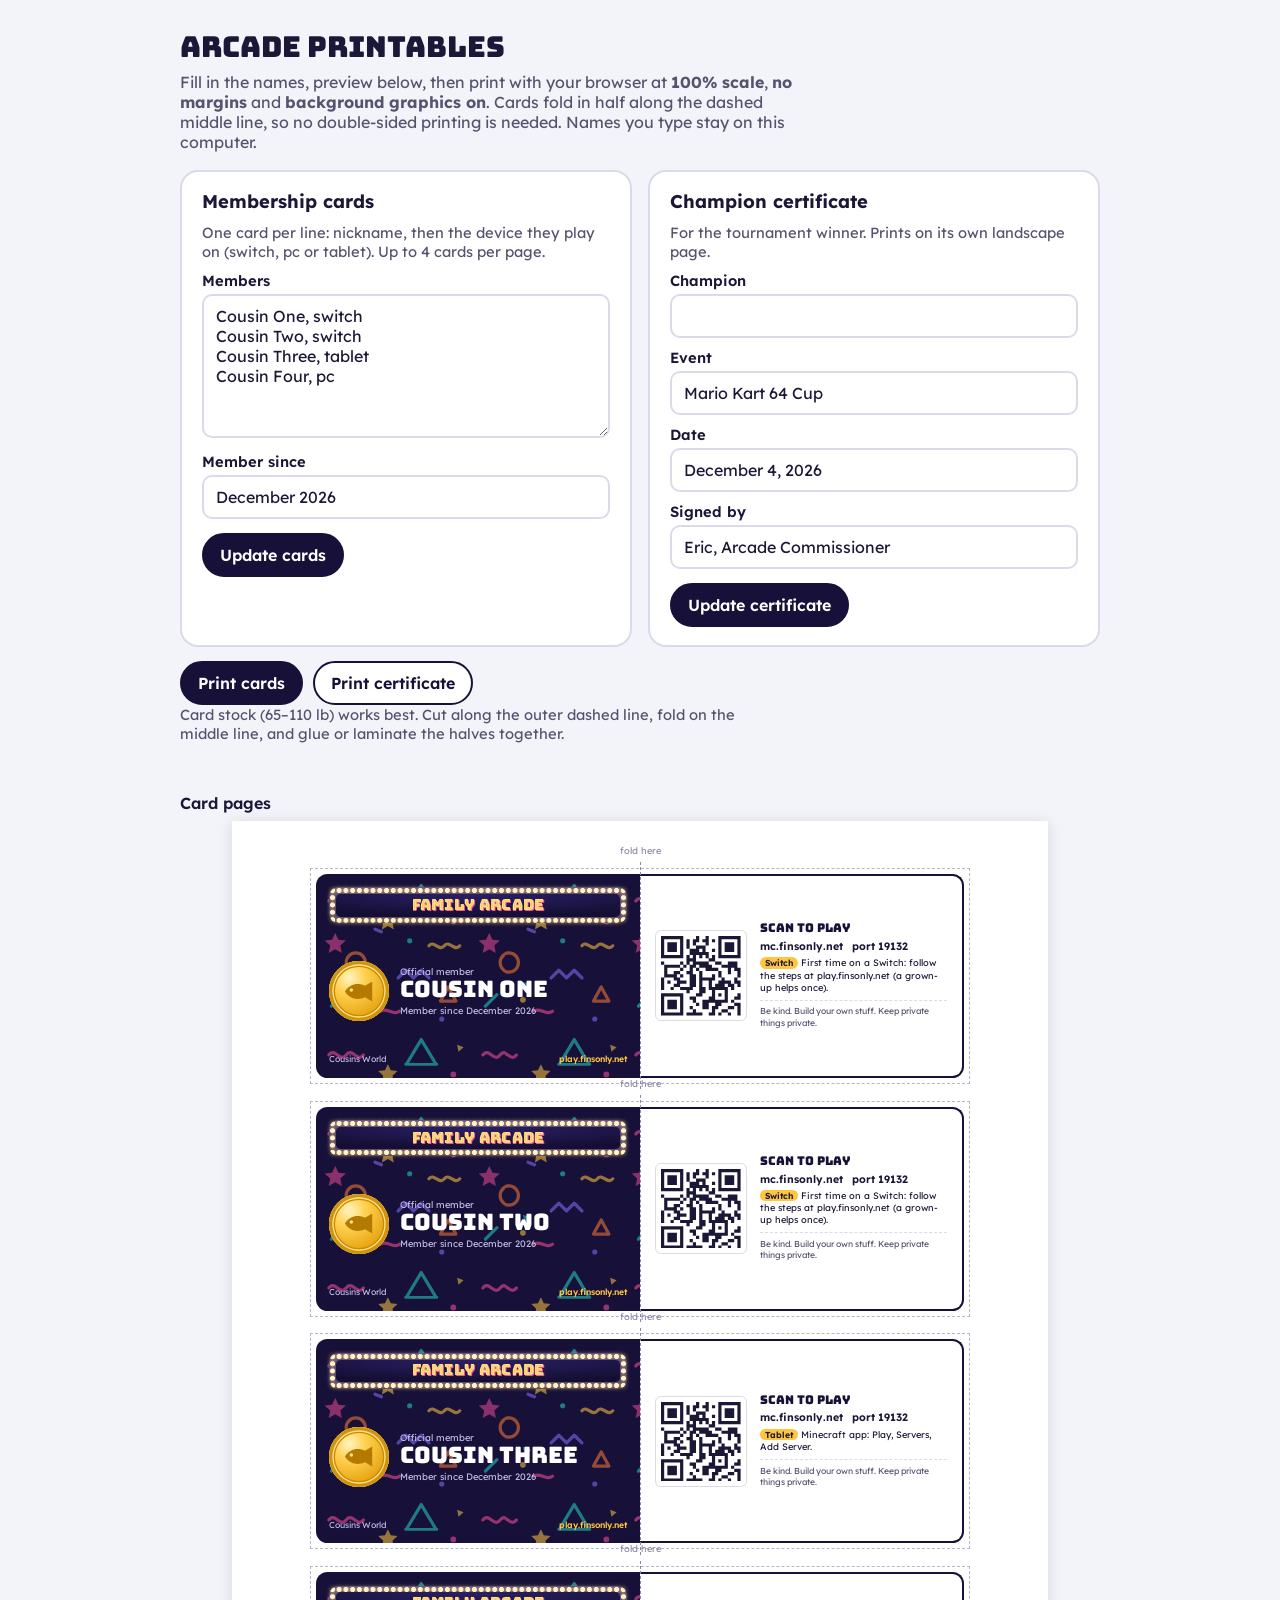
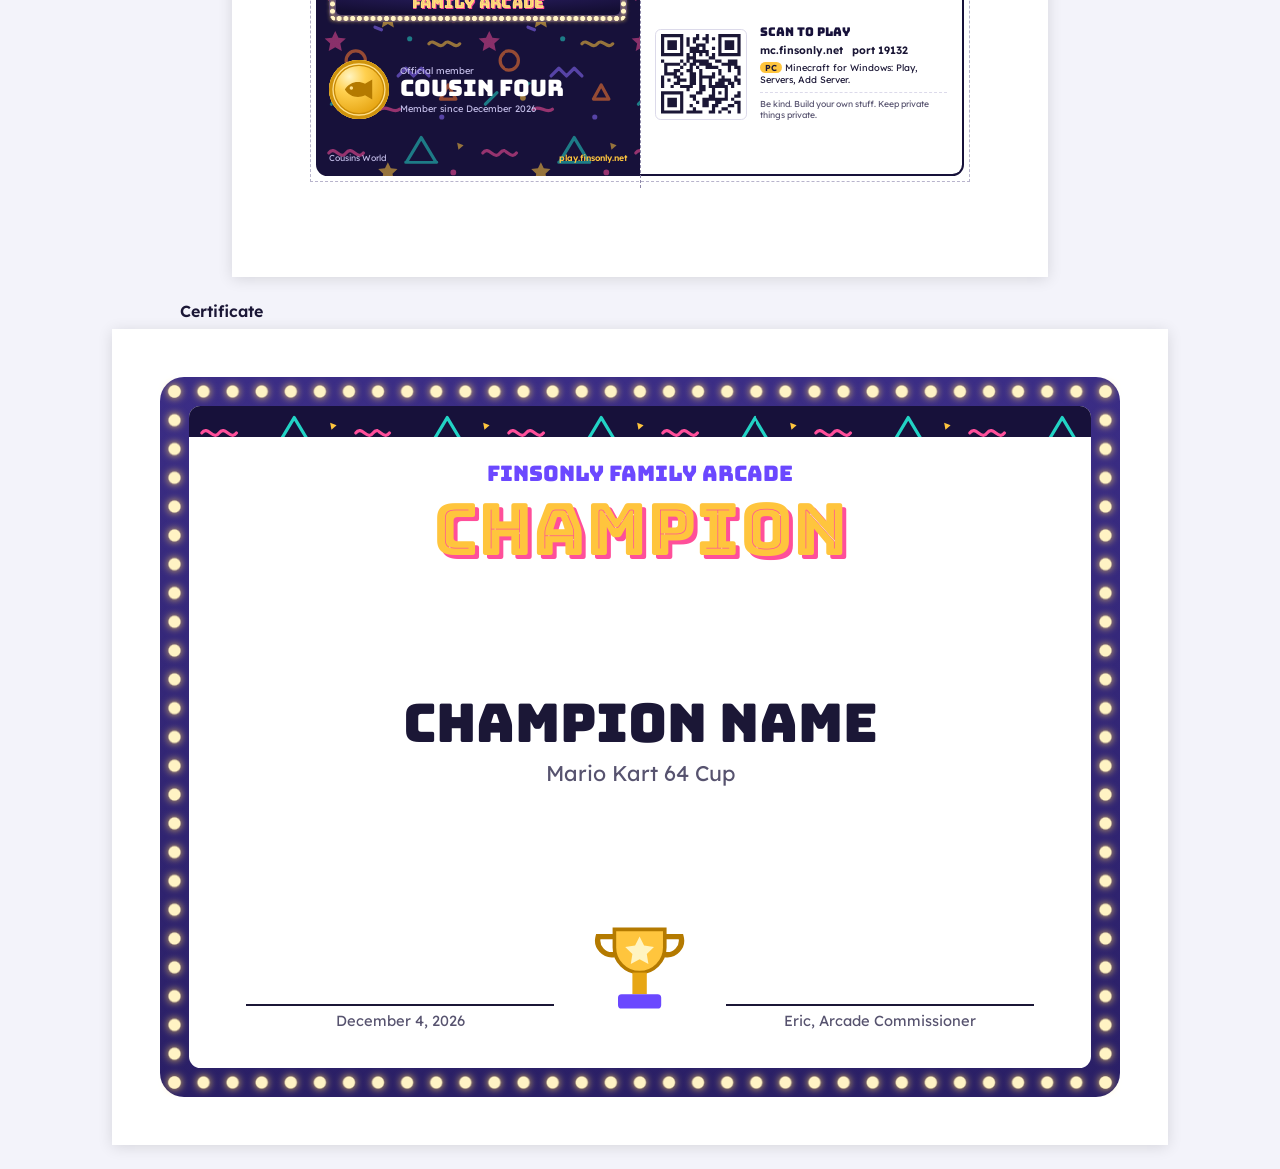
<file: printables/printables.html>
<!doctype html>
<html lang="en">
<head>
<meta charset="utf-8">
<meta name="viewport" content="width=device-width, initial-scale=1">
<title>Arcade Printables</title>
<style>
@font-face { font-family: "Bungee"; src: url("[data-uri]") format("woff2"); }
@font-face { font-family: "Bungee Inline"; src: url("[data-uri]") format("woff2"); }
@font-face { font-family: "Lexend"; src: url("[data-uri]") format("woff2"); font-weight: 100 900; }

:root {
  --carpet: #17113a; --carpet-deep: #0e0a26; --carpet-line: #3a2f7a;
  --pink: #ff4f9a; --teal: #22d3c5; --sun: #ffc53d; --orange: #ff7a2f; --grape: #6b48ff;
  --ink: #1b1736; --ink-soft: #57536f; --paper: #f3f3fa; --line: #dcdaea;
  --carpet-tile: url("data:image/svg+xml,%3Csvg xmlns=%22http://www.w3.org/2000/svg%22 width=%22240%22 height=%22240%22 viewBox=%220 0 240 240%22%3E%3Cg fill=%22none%22 stroke-width=%225%22 stroke-linecap=%22round%22 stroke-linejoin=%22round%22%3E%3Cpath d=%22M20 42c9-13 18 13 27 0s18 13 27 0%22 stroke=%22%23ff4f9a%22/%3E%3Cpath d=%22M164 18l24 40h-48z%22 stroke=%22%2322d3c5%22/%3E%3Ccircle cx=%2262%22 cy=%22138%22 r=%2215%22 stroke=%22%23ff7a2f%22/%3E%3Cpath d=%22M128 162l12-12 12 12 12-12 12 12%22 stroke=%22%238b6cff%22/%3E%3Cpath d=%22M176 112c8-10 16 10 24 0s16 10 24 0%22 stroke=%22%23ffc53d%22/%3E%3Cpath d=%22M24 206l18-18%22 stroke=%22%2322d3c5%22/%3E%3Cpath d=%22M100 214c10-8 20 8 30 0%22 stroke=%22%23ff4f9a%22/%3E%3Cpath d=%22M206 176l12 22-24 0z%22 stroke=%22%23ff7a2f%22/%3E%3Cpath d=%22M92 86l10 4%22 stroke=%22%238b6cff%22/%3E%3C/g%3E%3Cpath d=%22M112 58l4.5 9.5 10.5 1.2-7.8 7.2 2.1 10.4-9.3-5.3-9.3 5.3 2.1-10.4-7.8-7.2 10.5-1.2z%22 fill=%22%23ffc53d%22/%3E%3Cpath d=%22M30 92l5 10.5 11.5 1.3-8.6 7.8 2.3 11.4-10.2-5.8-10.2 5.8 2.3-11.4-8.6-7.8 11.5-1.3z%22 fill=%22%23ff4f9a%22 opacity=%22.9%22/%3E%3Ccircle cx=%22214%22 cy=%2274%22 r=%224.5%22 fill=%22%23ff4f9a%22/%3E%3Ccircle cx=%2284%22 cy=%22196%22 r=%224.5%22 fill=%22%23ffc53d%22/%3E%3Ccircle cx=%22146%22 cy=%22104%22 r=%224%22 fill=%22%2322d3c5%22/%3E%3Ccircle cx=%22196%22 cy=%22226%22 r=%224%22 fill=%22%238b6cff%22/%3E%3Cpath d=%22M84 168l13 5-10 9z%22 fill=%22%2322d3c5%22/%3E%3Cpath d=%22M220 26l10 4-8 7z%22 fill=%22%23ffc53d%22/%3E%3C/svg%3E");
}
* { box-sizing: border-box; }
html { -webkit-print-color-adjust: exact; print-color-adjust: exact; }
body { margin: 0; background: var(--paper); color: var(--ink); font-family: "Lexend", system-ui, sans-serif; }

/* ---------- screen controls ---------- */
.controls { max-width: 60rem; margin: 0 auto; padding: 28px 20px 8px; }
.controls h1 { font-family: "Bungee", sans-serif; font-weight: 400; font-size: 1.8rem; margin: 0 0 6px; }
.controls > p { color: var(--ink-soft); margin: 0 0 18px; max-width: 62ch; }
.panels { display: grid; grid-template-columns: repeat(auto-fit, minmax(min(100%, 24rem), 1fr)); gap: 16px; }
.panel { background: #fff; border: 2px solid var(--line); border-radius: 18px; padding: 18px 20px; }
.panel h2 { font-size: 1.15rem; margin: 0 0 10px; }
.panel p.hint { color: var(--ink-soft); font-size: .92rem; margin: 0 0 10px; }
label { display: block; font-weight: 600; font-size: .92rem; margin: 10px 0 4px; }
textarea, input { width: 100%; font: inherit; padding: 10px 12px; border: 2px solid var(--line); border-radius: 10px; background: #fff; color: var(--ink); }
textarea { min-height: 9rem; resize: vertical; }
.actions { display: flex; flex-wrap: wrap; gap: 10px; margin-top: 14px; }
button { font: inherit; font-weight: 600; padding: 10px 16px; border-radius: 999px; border: 2px solid var(--carpet); background: var(--carpet); color: #fff; cursor: pointer; }
button.secondary { background: #fff; color: var(--carpet); }
button:focus-visible, textarea:focus-visible, input:focus-visible { outline: 3px solid var(--teal); outline-offset: 2px; }
.note { margin: 16px 0 0; color: var(--ink-soft); font-size: .92rem; }
.preview-label { max-width: 60rem; margin: 24px auto 8px; padding: 0 20px; font-weight: 600; }

/* ---------- printable sheets ---------- */
.sheet { width: 8.5in; height: 11in; margin: 0 auto 24px; background: #fff; box-shadow: 0 2px 14px rgba(0,0,0,.12); padding: .55in .875in; display: flex; flex-direction: column; gap: .3in; position: relative; }
.sheet.landscape { width: 11in; height: 8.5in; padding: .5in; }

.strip { position: relative; width: 6.75in; height: 2.125in; display: grid; grid-template-columns: 3.375in 3.375in; outline: 1px dashed #b8b4cc; outline-offset: .06in; }
.strip::after { content: ""; position: absolute; left: 3.375in; top: -.12in; bottom: -.12in; border-left: 1px dashed #8c87a8; }
.fold-tag { position: absolute; left: 3.375in; top: -.3in; transform: translateX(-50%); font-size: 7pt; color: #8c87a8; white-space: nowrap; }

.front { position: relative; overflow: hidden; border-radius: .12in 0 0 .12in; background-color: var(--carpet); background-image: linear-gradient(rgba(23,17,58,.45), rgba(23,17,58,.45)), var(--carpet-tile); background-size: auto, 1.6in 1.6in; color: #f3f1ff; padding: .14in; display: grid; grid-template-rows: auto 1fr auto; }
.mini-marquee { position: relative; border-radius: .1in; padding: .07in; background: linear-gradient(180deg, #3b2d86, #2a1f66); }
.mini-marquee::before { content: ""; position: absolute; inset: 0; border-radius: inherit;
  --dot: radial-gradient(circle, #fff3c4 0 1.6pt, transparent 2.1pt);
  background: var(--dot) left top / .07in .07in space no-repeat, var(--dot) left bottom / .07in .07in space no-repeat, var(--dot) left top / .07in .07in no-repeat space, var(--dot) right top / .07in .07in no-repeat space;
  filter: drop-shadow(0 0 1.5pt #ffd75e); }
.mini-marquee div { position: relative; border-radius: .05in; background: radial-gradient(120% 140% at 50% 0%, #2b2066, #140e33 70%); text-align: center; padding: .03in .05in; font-family: "Bungee Inline", "Bungee", sans-serif; color: #ffe27a; font-size: 11.5pt; line-height: 1.1; text-shadow: .06em .06em 0 var(--pink); letter-spacing: .02em; }
.front-body { display: grid; grid-template-columns: auto 1fr; gap: .12in; align-items: center; padding-top: .06in; }
.token { width: .62in; height: .62in; border-radius: 50%; display: grid; place-items: center; background: radial-gradient(circle at 34% 28%, #fff4c2 0%, #ffd04f 28%, #e7a614 68%, #b97d00 100%); box-shadow: inset 0 0 0 2.5pt #cf930c, inset 0 0 0 3.5pt #ffe08a, inset 0 0 0 4.5pt #c98b05; }
.token svg { width: .36in; height: .24in; }
.token path { fill: #b47a00; } .token circle { fill: #ffe08a; }
.member-label { font-size: 7pt; color: #c3bde8; margin: 0; }
.member-name { font-family: "Bungee", sans-serif; font-size: 17pt; line-height: 1.05; color: #fff; margin: .01in 0 .03in; overflow-wrap: anywhere; }
.member-since { font-size: 7pt; color: #c3bde8; margin: 0; }
.front-foot { display: flex; justify-content: space-between; align-items: center; font-size: 6.5pt; color: #c3bde8; }
.front-foot b { color: var(--sun); font-weight: 600; }

.back { border-radius: 0 .12in .12in 0; background: #fff; border: 1.5pt solid var(--carpet); border-left: 0; padding: .14in .16in; display: grid; grid-template-columns: .95in 1fr; gap: .14in; align-items: center; color: var(--ink); }
.qr { width: .95in; height: .95in; padding: .05in; border-radius: .06in; background: #fff; border: 1pt solid var(--line); }
.qr svg { width: 100%; height: 100%; display: block; }
.back h3 { font-family: "Bungee", sans-serif; font-weight: 400; font-size: 9pt; margin: 0 0 .04in; color: var(--carpet); }
.back p { margin: 0 0 .04in; font-size: 7pt; line-height: 1.3; }
.back .addr { font-weight: 650; font-size: 8pt; }
.back .rules { margin-top: .06in; padding-top: .05in; border-top: 1pt dashed var(--line); color: var(--ink-soft); font-size: 6.5pt; }
.device-tag { display: inline-block; font-size: 6.5pt; font-weight: 650; padding: 0 .05in; border-radius: 99px; background: var(--sun); color: var(--ink); }

/* certificate */
.cert { position: relative; width: 100%; height: 100%; border-radius: .25in; padding: .3in; background: linear-gradient(180deg, #3b2d86, #2a1f66); }
.cert::before { content: ""; position: absolute; inset: 0; border-radius: inherit;
  --dot: radial-gradient(circle, #fff3c4 0 4pt, transparent 5pt);
  background: var(--dot) left top / .3in .3in space no-repeat, var(--dot) left bottom / .3in .3in space no-repeat, var(--dot) left top / .3in .3in no-repeat space, var(--dot) right top / .3in .3in no-repeat space;
  filter: drop-shadow(0 0 3pt #ffd75e); }
.cert-inner { position: relative; height: 100%; border-radius: .12in; background: #fff; display: grid; grid-template-rows: auto auto 1fr auto; text-align: center; padding: .45in .6in .4in; overflow: hidden; }
.cert-inner::before { content: ""; position: absolute; inset: 0 0 auto 0; height: .32in; background-color: var(--carpet); background-image: var(--carpet-tile); background-size: 1.6in 1.6in; }
.cert-inner > * { position: relative; }
.cert-kicker { font-family: "Bungee", sans-serif; font-size: 16pt; color: var(--grape); margin: .1in 0 0; }
.cert-title { font-family: "Bungee Inline", "Bungee", sans-serif; font-size: 54pt; line-height: 1; color: var(--sun); text-shadow: .05em .05em 0 var(--pink); margin: .08in 0 0; }
.cert-mid { display: grid; place-content: center; gap: .1in; }
.cert-name { font-family: "Bungee", sans-serif; font-size: 40pt; line-height: 1.05; color: var(--ink); margin: 0; overflow-wrap: anywhere; }
.cert-event { font-size: 16pt; margin: 0; color: var(--ink-soft); }
.cert-foot { display: grid; grid-template-columns: 1fr auto 1fr; align-items: end; gap: .3in; font-size: 11pt; color: var(--ink-soft); }
.cert-foot .sig { border-top: 1.5pt solid var(--ink); padding-top: .05in; }
.cert-trophy { width: 1.2in; height: 1.2in; }

@media print {
  @page { size: letter; margin: 0; }
  @page landscape { size: letter landscape; margin: 0; }
  body { background: #fff; }
  .controls, .preview-label { display: none; }
  .sheet { margin: 0; box-shadow: none; page-break-after: always; break-after: page; }
  .sheet.landscape { page: landscape; }
  .strip { outline-color: #c9c5da; }
}
</style>
</head>
<body>
<section class="controls" aria-labelledby="t">
  <h1 id="t">Arcade printables</h1>
  <p>Fill in the names, preview below, then print with your browser at <b>100% scale</b>, <b>no margins</b> and <b>background graphics on</b>. Cards fold in half along the dashed middle line, so no double-sided printing is needed. Names you type stay on this computer.</p>
  <div class="panels">
    <div class="panel">
      <h2>Membership cards</h2>
      <p class="hint">One card per line: nickname, then the device they play on (switch, pc or tablet). Up to 4 cards per page.</p>
      <label for="names">Members</label>
      <textarea id="names" spellcheck="false">Cousin One, switch
Cousin Two, switch
Cousin Three, tablet
Cousin Four, pc</textarea>
      <label for="since">Member since</label>
      <input id="since" value="">
      <div class="actions"><button type="button" id="make-cards">Update cards</button></div>
    </div>
    <div class="panel">
      <h2>Champion certificate</h2>
      <p class="hint">For the tournament winner. Prints on its own landscape page.</p>
      <label for="champ">Champion</label>
      <input id="champ" value="">
      <label for="event">Event</label>
      <input id="event" value="Mario Kart 64 Cup">
      <label for="cdate">Date</label>
      <input id="cdate" value="">
      <label for="signer">Signed by</label>
      <input id="signer" value="Eric, Arcade Commissioner">
      <div class="actions"><button type="button" id="make-cert">Update certificate</button></div>
    </div>
  </div>
  <div class="actions"><button type="button" id="print-cards">Print cards</button><button type="button" class="secondary" id="print-cert">Print certificate</button></div>
  <p class="note">Card stock (65–110 lb) works best. Cut along the outer dashed line, fold on the middle line, and glue or laminate the halves together.</p>
</section>

<p class="preview-label" id="cards-label">Card pages</p>
<div id="card-pages"></div>
<p class="preview-label" id="cert-label">Certificate</p>
<div id="cert-page"></div>

<template id="qr-svg"><svg xmlns="http://www.w3.org/2000/svg" viewBox="0 0 25 25" class="segno"><path class="qrline" stroke="#1b1736" d="M0 0.5h7m4 0h1m2 0h1m3 0h7m-25 1h1m5 0h1m1 0h1m1 0h2m1 0h2m1 0h1m1 0h1m5 0h1m-25 1h1m1 0h3m1 0h1m1 0h1m1 0h1m3 0h1m3 0h1m1 0h3m1 0h1m-25 1h1m1 0h3m1 0h1m1 0h1m2 0h3m4 0h1m1 0h3m1 0h1m-25 1h1m1 0h3m1 0h1m2 0h3m1 0h1m2 0h1m1 0h1m1 0h3m1 0h1m-25 1h1m5 0h1m2 0h6m3 0h1m5 0h1m-25 1h7m1 0h1m1 0h1m1 0h1m1 0h1m1 0h1m1 0h7m-17 1h3m4 0h2m-17 1h1m5 0h1m1 0h1m1 0h5m2 0h2m2 0h3m-23 1h5m1 0h1m1 0h2m1 0h4m3 0h5m-23 1h1m4 0h1m2 0h1m1 0h1m2 0h4m3 0h1m1 0h2m-24 1h1m2 0h2m2 0h2m2 0h1m5 0h1m2 0h1m2 0h1m-24 1h4m1 0h1m2 0h2m1 0h1m3 0h1m1 0h1m5 0h1m-25 1h1m3 0h2m3 0h2m1 0h5m2 0h1m3 0h1m-24 1h1m1 0h1m2 0h3m1 0h2m1 0h1m2 0h1m2 0h4m1 0h2m-25 1h1m3 0h2m3 0h2m1 0h1m2 0h1m1 0h3m1 0h2m1 0h1m-25 1h1m2 0h1m2 0h4m2 0h2m1 0h6m1 0h1m-15 1h1m3 0h2m2 0h1m3 0h1m-21 1h7m4 0h2m3 0h1m1 0h1m1 0h1m3 0h1m-25 1h1m5 0h1m2 0h2m4 0h2m3 0h1m2 0h2m-25 1h1m1 0h3m1 0h1m3 0h1m2 0h8m1 0h1m-23 1h1m1 0h3m1 0h1m4 0h1m1 0h2m2 0h2m4 0h2m-25 1h1m1 0h3m1 0h1m2 0h1m3 0h2m1 0h2m3 0h2m1 0h1m-25 1h1m5 0h1m3 0h1m5 0h1m2 0h2m3 0h1m-25 1h7m1 0h5m2 0h2m1 0h1m2 0h1m2 0h1"/></svg></template>

<script>
(function () {
  "use strict";
  var FISH = '<svg viewBox="0 0 48 32" aria-hidden="true"><path d="M4 16c6-10 18-13 28-8l10-6v28l-10-6C22 29 10 26 4 16Z"/><circle cx="13" cy="14" r="2.4"/></svg>';
  var TROPHY = '<svg class="cert-trophy" viewBox="0 0 64 64" aria-hidden="true"><path d="M18 8h28v10a14 14 0 0 1-28 0Z" fill="#ffc53d" stroke="#b47a00" stroke-width="2"/><path d="M18 12H9a8 8 0 0 0 9 10M46 12h9a8 8 0 0 1-9 10" fill="none" stroke="#b47a00" stroke-width="3"/><rect x="28" y="32" width="8" height="12" fill="#e7a614"/><rect x="20" y="44" width="24" height="8" rx="2" fill="#6b48ff"/><path d="M32 12l2.5 5 5.5.8-4 3.9.9 5.5-4.9-2.6-4.9 2.6.9-5.5-4-3.9 5.5-.8z" fill="#fff4c2"/></svg>';
  var DEVICE = {
    "switch": { tag: "Switch", line: "First time on a Switch: follow the steps at play.finsonly.net (a grown-up helps once)." },
    "pc": { tag: "PC", line: "Minecraft for Windows: Play, Servers, Add Server." },
    "tablet": { tag: "Tablet", line: "Minecraft app: Play, Servers, Add Server." }
  };
  var qr = document.getElementById("qr-svg").innerHTML;
  var monthYear = new Intl.DateTimeFormat(undefined, { month: "long", year: "numeric" }).format(new Date());
  var longDate = new Intl.DateTimeFormat(undefined, { month: "long", day: "numeric", year: "numeric" }).format(new Date());

  function store(k, v) { try { if (v === undefined) return localStorage.getItem(k); localStorage.setItem(k, v); } catch (e) {} return null; }
  function esc(s) { return String(s).replace(/[&<>"']/g, function (c) { return ({ "&": "&amp;", "<": "&lt;", ">": "&gt;", '"': "&quot;", "'": "&#39;" })[c]; }); }
  function $(id) { return document.getElementById(id); }

  ["names", "since", "champ", "event", "cdate", "signer"].forEach(function (id) {
    var saved = store("printables-" + id);
    if (saved !== null && saved !== "") $(id).value = saved;
    $(id).addEventListener("input", function () { store("printables-" + id, $(id).value); });
  });
  if (!$("since").value) $("since").value = monthYear;
  if (!$("cdate").value) $("cdate").value = longDate;

  function card(name, device) {
    var d = DEVICE[device] || DEVICE.switch;
    return '<div class="strip"><span class="fold-tag">fold here</span>' +
      '<div class="front"><div class="mini-marquee"><div>Family Arcade</div></div>' +
      '<div class="front-body"><div class="token">' + FISH + '</div><div>' +
      '<p class="member-label">Official member</p><p class="member-name">' + esc(name) + '</p>' +
      '<p class="member-since">Member since ' + esc($("since").value) + '</p></div></div>' +
      '<div class="front-foot"><span>Cousins World</span><b>play.finsonly.net</b></div></div>' +
      '<div class="back"><div class="qr">' + qr + '</div><div>' +
      '<h3>Scan to play</h3>' +
      '<p class="addr">mc.finsonly.net &nbsp; port 19132</p>' +
      '<p><span class="device-tag">' + d.tag + '</span> ' + esc(d.line) + '</p>' +
      '<p class="rules">Be kind. Build your own stuff. Keep private things private.</p>' +
      '</div></div></div>';
  }

  function makeCards() {
    var rows = $("names").value.split("\n").map(function (l) { return l.trim(); }).filter(Boolean).map(function (l) {
      var parts = l.split(",");
      return { name: parts[0].trim(), device: (parts[1] || "switch").trim().toLowerCase() };
    });
    var html = "";
    for (var i = 0; i < rows.length; i += 4) {
      html += '<div class="sheet">' + rows.slice(i, i + 4).map(function (r) { return card(r.name, r.device); }).join("") + "</div>";
    }
    $("card-pages").innerHTML = html || '<p class="preview-label">Add at least one name.</p>';
  }

  function makeCert() {
    var name = $("champ").value.trim() || "Champion name";
    $("cert-page").innerHTML = '<div class="sheet landscape"><div class="cert"><div class="cert-inner">' +
      '<p class="cert-kicker">Finsonly Family Arcade</p>' +
      '<p class="cert-title">Champion</p>' +
      '<div class="cert-mid"><p class="cert-name">' + esc(name) + '</p><p class="cert-event">' + esc($("event").value) + '</p></div>' +
      '<div class="cert-foot"><div class="sig">' + esc($("cdate").value) + '</div>' + TROPHY + '<div class="sig">' + esc($("signer").value) + '</div></div>' +
      '</div></div></div>';
  }

  function printOnly(which) {
    document.body.dataset.print = which;
    $("card-pages").hidden = which !== "cards";
    $("cert-page").hidden = which !== "cert";
    window.print();
    $("card-pages").hidden = false;
    $("cert-page").hidden = false;
  }

  $("make-cards").addEventListener("click", makeCards);
  $("make-cert").addEventListener("click", makeCert);
  $("print-cards").addEventListener("click", function () { makeCards(); printOnly("cards"); });
  $("print-cert").addEventListener("click", function () { makeCert(); printOnly("cert"); });
  makeCards();
  makeCert();
})();
</script>
</body>
</html>
</file>
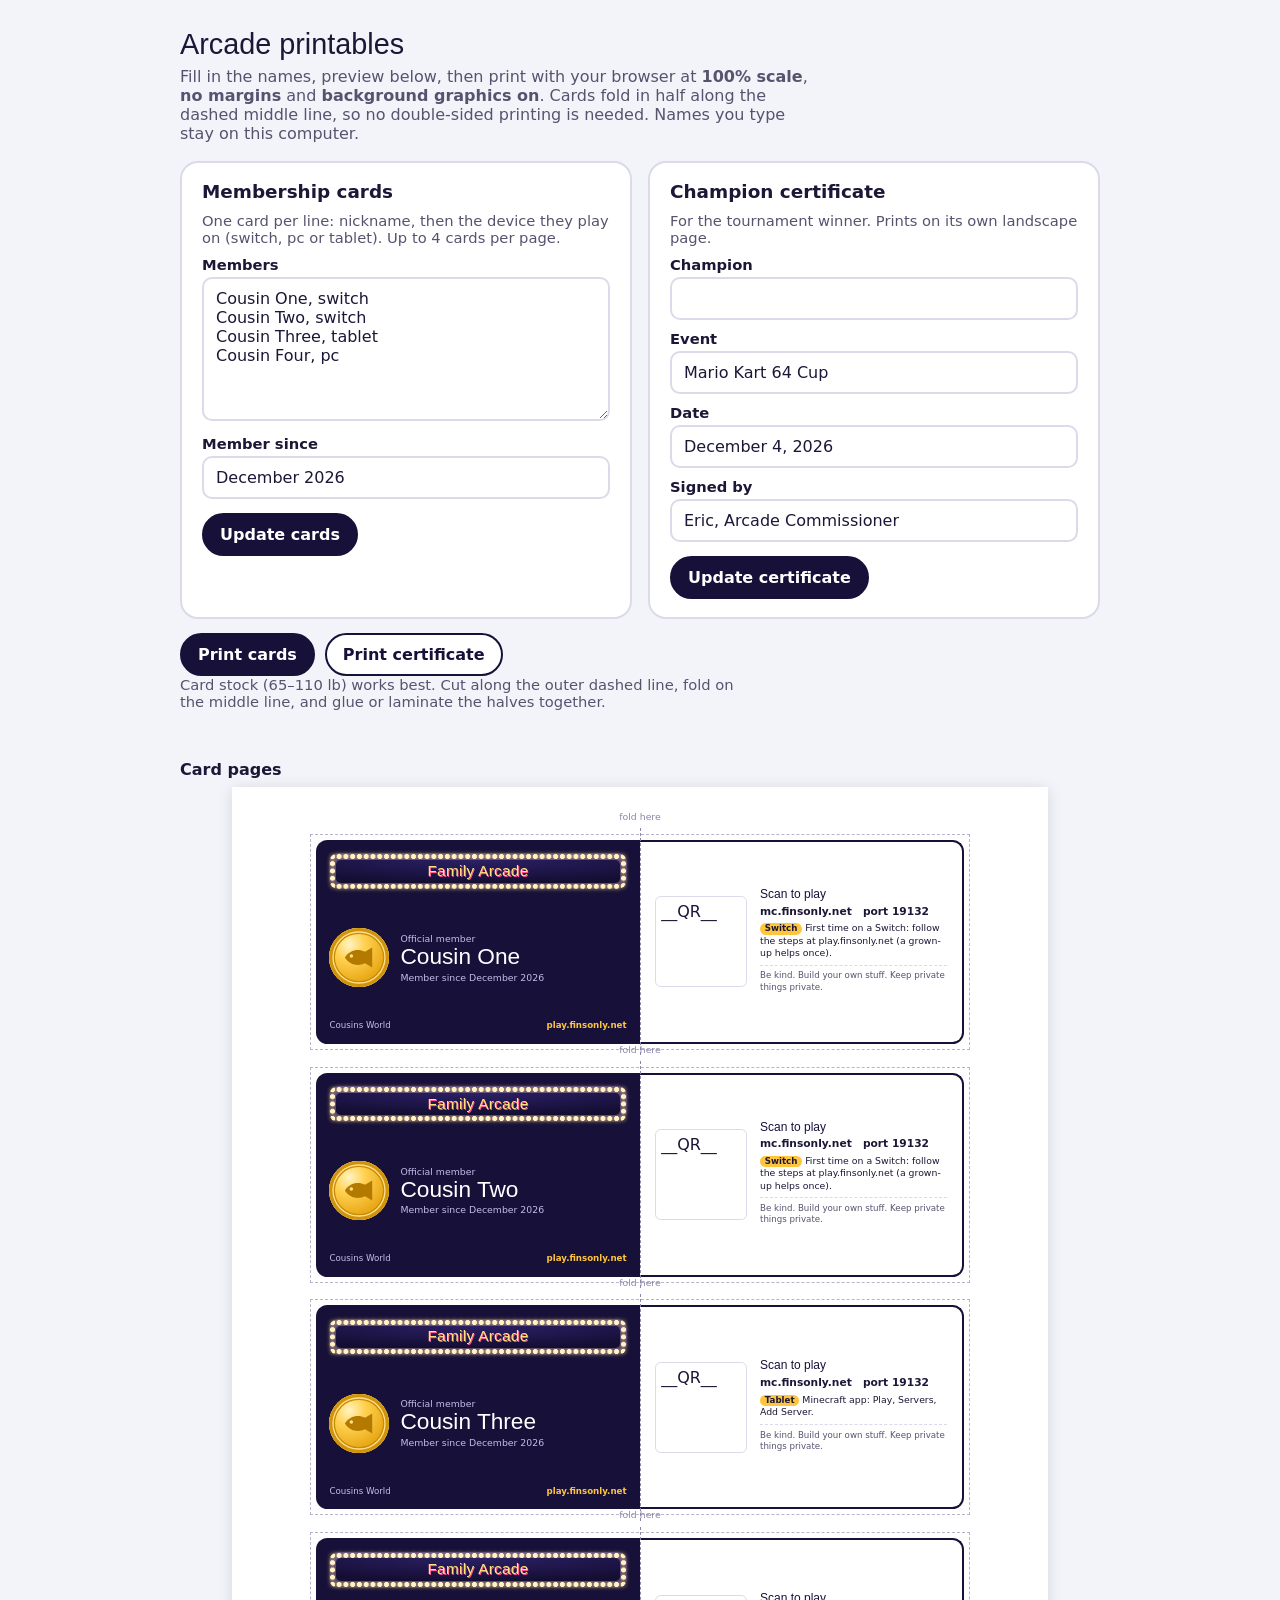
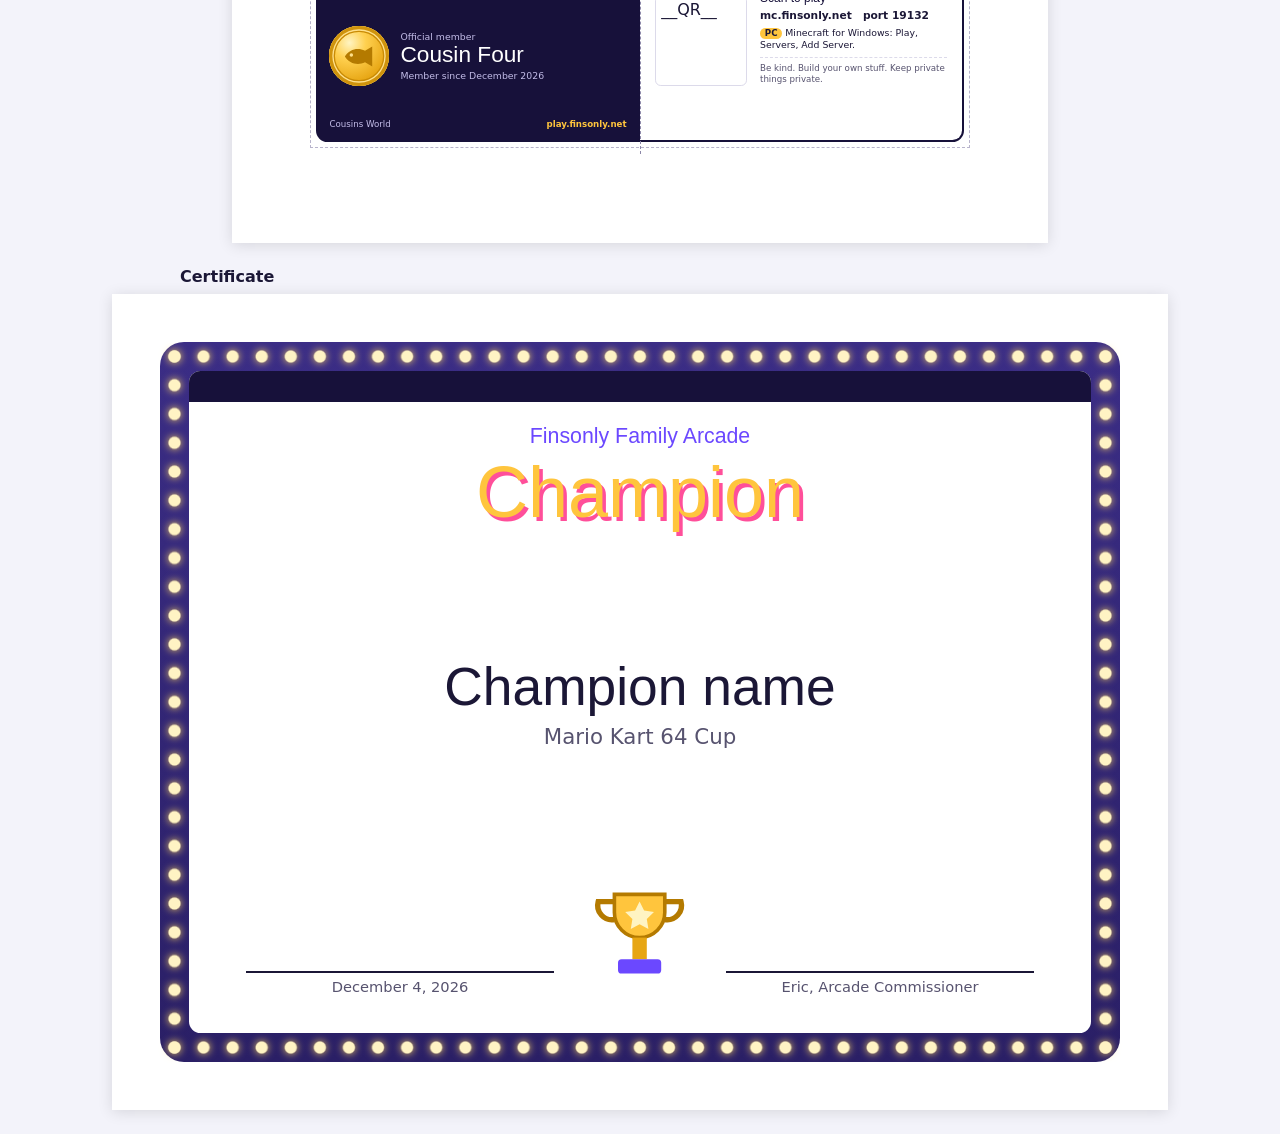
<file: printables/printables.src.html>
<!doctype html>
<html lang="en">
<head>
<meta charset="utf-8">
<meta name="viewport" content="width=device-width, initial-scale=1">
<title>Arcade Printables</title>
<style>
@font-face { font-family: "Bungee"; src: url("[data-uri]") format("woff2"); }
@font-face { font-family: "Bungee Inline"; src: url("[data-uri]") format("woff2"); }
@font-face { font-family: "Lexend"; src: url("[data-uri]") format("woff2"); font-weight: 100 900; }

:root {
  --carpet: #17113a; --carpet-deep: #0e0a26; --carpet-line: #3a2f7a;
  --pink: #ff4f9a; --teal: #22d3c5; --sun: #ffc53d; --orange: #ff7a2f; --grape: #6b48ff;
  --ink: #1b1736; --ink-soft: #57536f; --paper: #f3f3fa; --line: #dcdaea;
  --carpet-tile: url("data:image/svg+xml,__CARPET__");
}
* { box-sizing: border-box; }
html { -webkit-print-color-adjust: exact; print-color-adjust: exact; }
body { margin: 0; background: var(--paper); color: var(--ink); font-family: "Lexend", system-ui, sans-serif; }

/* ---------- screen controls ---------- */
.controls { max-width: 60rem; margin: 0 auto; padding: 28px 20px 8px; }
.controls h1 { font-family: "Bungee", sans-serif; font-weight: 400; font-size: 1.8rem; margin: 0 0 6px; }
.controls > p { color: var(--ink-soft); margin: 0 0 18px; max-width: 62ch; }
.panels { display: grid; grid-template-columns: repeat(auto-fit, minmax(min(100%, 24rem), 1fr)); gap: 16px; }
.panel { background: #fff; border: 2px solid var(--line); border-radius: 18px; padding: 18px 20px; }
.panel h2 { font-size: 1.15rem; margin: 0 0 10px; }
.panel p.hint { color: var(--ink-soft); font-size: .92rem; margin: 0 0 10px; }
label { display: block; font-weight: 600; font-size: .92rem; margin: 10px 0 4px; }
textarea, input { width: 100%; font: inherit; padding: 10px 12px; border: 2px solid var(--line); border-radius: 10px; background: #fff; color: var(--ink); }
textarea { min-height: 9rem; resize: vertical; }
.actions { display: flex; flex-wrap: wrap; gap: 10px; margin-top: 14px; }
button { font: inherit; font-weight: 600; padding: 10px 16px; border-radius: 999px; border: 2px solid var(--carpet); background: var(--carpet); color: #fff; cursor: pointer; }
button.secondary { background: #fff; color: var(--carpet); }
button:focus-visible, textarea:focus-visible, input:focus-visible { outline: 3px solid var(--teal); outline-offset: 2px; }
.note { margin: 16px 0 0; color: var(--ink-soft); font-size: .92rem; }
.preview-label { max-width: 60rem; margin: 24px auto 8px; padding: 0 20px; font-weight: 600; }

/* ---------- printable sheets ---------- */
.sheet { width: 8.5in; height: 11in; margin: 0 auto 24px; background: #fff; box-shadow: 0 2px 14px rgba(0,0,0,.12); padding: .55in .875in; display: flex; flex-direction: column; gap: .3in; position: relative; }
.sheet.landscape { width: 11in; height: 8.5in; padding: .5in; }

.strip { position: relative; width: 6.75in; height: 2.125in; display: grid; grid-template-columns: 3.375in 3.375in; outline: 1px dashed #b8b4cc; outline-offset: .06in; }
.strip::after { content: ""; position: absolute; left: 3.375in; top: -.12in; bottom: -.12in; border-left: 1px dashed #8c87a8; }
.fold-tag { position: absolute; left: 3.375in; top: -.3in; transform: translateX(-50%); font-size: 7pt; color: #8c87a8; white-space: nowrap; }

.front { position: relative; overflow: hidden; border-radius: .12in 0 0 .12in; background-color: var(--carpet); background-image: linear-gradient(rgba(23,17,58,.45), rgba(23,17,58,.45)), var(--carpet-tile); background-size: auto, 1.6in 1.6in; color: #f3f1ff; padding: .14in; display: grid; grid-template-rows: auto 1fr auto; }
.mini-marquee { position: relative; border-radius: .1in; padding: .07in; background: linear-gradient(180deg, #3b2d86, #2a1f66); }
.mini-marquee::before { content: ""; position: absolute; inset: 0; border-radius: inherit;
  --dot: radial-gradient(circle, #fff3c4 0 1.6pt, transparent 2.1pt);
  background: var(--dot) left top / .07in .07in space no-repeat, var(--dot) left bottom / .07in .07in space no-repeat, var(--dot) left top / .07in .07in no-repeat space, var(--dot) right top / .07in .07in no-repeat space;
  filter: drop-shadow(0 0 1.5pt #ffd75e); }
.mini-marquee div { position: relative; border-radius: .05in; background: radial-gradient(120% 140% at 50% 0%, #2b2066, #140e33 70%); text-align: center; padding: .03in .05in; font-family: "Bungee Inline", "Bungee", sans-serif; color: #ffe27a; font-size: 11.5pt; line-height: 1.1; text-shadow: .06em .06em 0 var(--pink); letter-spacing: .02em; }
.front-body { display: grid; grid-template-columns: auto 1fr; gap: .12in; align-items: center; padding-top: .06in; }
.token { width: .62in; height: .62in; border-radius: 50%; display: grid; place-items: center; background: radial-gradient(circle at 34% 28%, #fff4c2 0%, #ffd04f 28%, #e7a614 68%, #b97d00 100%); box-shadow: inset 0 0 0 2.5pt #cf930c, inset 0 0 0 3.5pt #ffe08a, inset 0 0 0 4.5pt #c98b05; }
.token svg { width: .36in; height: .24in; }
.token path { fill: #b47a00; } .token circle { fill: #ffe08a; }
.member-label { font-size: 7pt; color: #c3bde8; margin: 0; }
.member-name { font-family: "Bungee", sans-serif; font-size: 17pt; line-height: 1.05; color: #fff; margin: .01in 0 .03in; overflow-wrap: anywhere; }
.member-since { font-size: 7pt; color: #c3bde8; margin: 0; }
.front-foot { display: flex; justify-content: space-between; align-items: center; font-size: 6.5pt; color: #c3bde8; }
.front-foot b { color: var(--sun); font-weight: 600; }

.back { border-radius: 0 .12in .12in 0; background: #fff; border: 1.5pt solid var(--carpet); border-left: 0; padding: .14in .16in; display: grid; grid-template-columns: .95in 1fr; gap: .14in; align-items: center; color: var(--ink); }
.qr { width: .95in; height: .95in; padding: .05in; border-radius: .06in; background: #fff; border: 1pt solid var(--line); }
.qr svg { width: 100%; height: 100%; display: block; }
.back h3 { font-family: "Bungee", sans-serif; font-weight: 400; font-size: 9pt; margin: 0 0 .04in; color: var(--carpet); }
.back p { margin: 0 0 .04in; font-size: 7pt; line-height: 1.3; }
.back .addr { font-weight: 650; font-size: 8pt; }
.back .rules { margin-top: .06in; padding-top: .05in; border-top: 1pt dashed var(--line); color: var(--ink-soft); font-size: 6.5pt; }
.device-tag { display: inline-block; font-size: 6.5pt; font-weight: 650; padding: 0 .05in; border-radius: 99px; background: var(--sun); color: var(--ink); }

/* certificate */
.cert { position: relative; width: 100%; height: 100%; border-radius: .25in; padding: .3in; background: linear-gradient(180deg, #3b2d86, #2a1f66); }
.cert::before { content: ""; position: absolute; inset: 0; border-radius: inherit;
  --dot: radial-gradient(circle, #fff3c4 0 4pt, transparent 5pt);
  background: var(--dot) left top / .3in .3in space no-repeat, var(--dot) left bottom / .3in .3in space no-repeat, var(--dot) left top / .3in .3in no-repeat space, var(--dot) right top / .3in .3in no-repeat space;
  filter: drop-shadow(0 0 3pt #ffd75e); }
.cert-inner { position: relative; height: 100%; border-radius: .12in; background: #fff; display: grid; grid-template-rows: auto auto 1fr auto; text-align: center; padding: .45in .6in .4in; overflow: hidden; }
.cert-inner::before { content: ""; position: absolute; inset: 0 0 auto 0; height: .32in; background-color: var(--carpet); background-image: var(--carpet-tile); background-size: 1.6in 1.6in; }
.cert-inner > * { position: relative; }
.cert-kicker { font-family: "Bungee", sans-serif; font-size: 16pt; color: var(--grape); margin: .1in 0 0; }
.cert-title { font-family: "Bungee Inline", "Bungee", sans-serif; font-size: 54pt; line-height: 1; color: var(--sun); text-shadow: .05em .05em 0 var(--pink); margin: .08in 0 0; }
.cert-mid { display: grid; place-content: center; gap: .1in; }
.cert-name { font-family: "Bungee", sans-serif; font-size: 40pt; line-height: 1.05; color: var(--ink); margin: 0; overflow-wrap: anywhere; }
.cert-event { font-size: 16pt; margin: 0; color: var(--ink-soft); }
.cert-foot { display: grid; grid-template-columns: 1fr auto 1fr; align-items: end; gap: .3in; font-size: 11pt; color: var(--ink-soft); }
.cert-foot .sig { border-top: 1.5pt solid var(--ink); padding-top: .05in; }
.cert-trophy { width: 1.2in; height: 1.2in; }

@media print {
  @page { size: letter; margin: 0; }
  @page landscape { size: letter landscape; margin: 0; }
  body { background: #fff; }
  .controls, .preview-label { display: none; }
  .sheet { margin: 0; box-shadow: none; page-break-after: always; break-after: page; }
  .sheet.landscape { page: landscape; }
  .strip { outline-color: #c9c5da; }
}
</style>
</head>
<body>
<section class="controls" aria-labelledby="t">
  <h1 id="t">Arcade printables</h1>
  <p>Fill in the names, preview below, then print with your browser at <b>100% scale</b>, <b>no margins</b> and <b>background graphics on</b>. Cards fold in half along the dashed middle line, so no double-sided printing is needed. Names you type stay on this computer.</p>
  <div class="panels">
    <div class="panel">
      <h2>Membership cards</h2>
      <p class="hint">One card per line: nickname, then the device they play on (switch, pc or tablet). Up to 4 cards per page.</p>
      <label for="names">Members</label>
      <textarea id="names" spellcheck="false">Cousin One, switch
Cousin Two, switch
Cousin Three, tablet
Cousin Four, pc</textarea>
      <label for="since">Member since</label>
      <input id="since" value="">
      <div class="actions"><button type="button" id="make-cards">Update cards</button></div>
    </div>
    <div class="panel">
      <h2>Champion certificate</h2>
      <p class="hint">For the tournament winner. Prints on its own landscape page.</p>
      <label for="champ">Champion</label>
      <input id="champ" value="">
      <label for="event">Event</label>
      <input id="event" value="Mario Kart 64 Cup">
      <label for="cdate">Date</label>
      <input id="cdate" value="">
      <label for="signer">Signed by</label>
      <input id="signer" value="Eric, Arcade Commissioner">
      <div class="actions"><button type="button" id="make-cert">Update certificate</button></div>
    </div>
  </div>
  <div class="actions"><button type="button" id="print-cards">Print cards</button><button type="button" class="secondary" id="print-cert">Print certificate</button></div>
  <p class="note">Card stock (65–110 lb) works best. Cut along the outer dashed line, fold on the middle line, and glue or laminate the halves together.</p>
</section>

<p class="preview-label" id="cards-label">Card pages</p>
<div id="card-pages"></div>
<p class="preview-label" id="cert-label">Certificate</p>
<div id="cert-page"></div>

<template id="qr-svg">__QR__</template>

<script>
(function () {
  "use strict";
  var FISH = '<svg viewBox="0 0 48 32" aria-hidden="true"><path d="M4 16c6-10 18-13 28-8l10-6v28l-10-6C22 29 10 26 4 16Z"/><circle cx="13" cy="14" r="2.4"/></svg>';
  var TROPHY = '<svg class="cert-trophy" viewBox="0 0 64 64" aria-hidden="true"><path d="M18 8h28v10a14 14 0 0 1-28 0Z" fill="#ffc53d" stroke="#b47a00" stroke-width="2"/><path d="M18 12H9a8 8 0 0 0 9 10M46 12h9a8 8 0 0 1-9 10" fill="none" stroke="#b47a00" stroke-width="3"/><rect x="28" y="32" width="8" height="12" fill="#e7a614"/><rect x="20" y="44" width="24" height="8" rx="2" fill="#6b48ff"/><path d="M32 12l2.5 5 5.5.8-4 3.9.9 5.5-4.9-2.6-4.9 2.6.9-5.5-4-3.9 5.5-.8z" fill="#fff4c2"/></svg>';
  var DEVICE = {
    "switch": { tag: "Switch", line: "First time on a Switch: follow the steps at play.finsonly.net (a grown-up helps once)." },
    "pc": { tag: "PC", line: "Minecraft for Windows: Play, Servers, Add Server." },
    "tablet": { tag: "Tablet", line: "Minecraft app: Play, Servers, Add Server." }
  };
  var qr = document.getElementById("qr-svg").innerHTML;
  var monthYear = new Intl.DateTimeFormat(undefined, { month: "long", year: "numeric" }).format(new Date());
  var longDate = new Intl.DateTimeFormat(undefined, { month: "long", day: "numeric", year: "numeric" }).format(new Date());

  function store(k, v) { try { if (v === undefined) return localStorage.getItem(k); localStorage.setItem(k, v); } catch (e) {} return null; }
  function esc(s) { return String(s).replace(/[&<>"']/g, function (c) { return ({ "&": "&amp;", "<": "&lt;", ">": "&gt;", '"': "&quot;", "'": "&#39;" })[c]; }); }
  function $(id) { return document.getElementById(id); }

  ["names", "since", "champ", "event", "cdate", "signer"].forEach(function (id) {
    var saved = store("printables-" + id);
    if (saved !== null && saved !== "") $(id).value = saved;
    $(id).addEventListener("input", function () { store("printables-" + id, $(id).value); });
  });
  if (!$("since").value) $("since").value = monthYear;
  if (!$("cdate").value) $("cdate").value = longDate;

  function card(name, device) {
    var d = DEVICE[device] || DEVICE.switch;
    return '<div class="strip"><span class="fold-tag">fold here</span>' +
      '<div class="front"><div class="mini-marquee"><div>Family Arcade</div></div>' +
      '<div class="front-body"><div class="token">' + FISH + '</div><div>' +
      '<p class="member-label">Official member</p><p class="member-name">' + esc(name) + '</p>' +
      '<p class="member-since">Member since ' + esc($("since").value) + '</p></div></div>' +
      '<div class="front-foot"><span>Cousins World</span><b>play.finsonly.net</b></div></div>' +
      '<div class="back"><div class="qr">' + qr + '</div><div>' +
      '<h3>Scan to play</h3>' +
      '<p class="addr">mc.finsonly.net &nbsp; port 19132</p>' +
      '<p><span class="device-tag">' + d.tag + '</span> ' + esc(d.line) + '</p>' +
      '<p class="rules">Be kind. Build your own stuff. Keep private things private.</p>' +
      '</div></div></div>';
  }

  function makeCards() {
    var rows = $("names").value.split("\n").map(function (l) { return l.trim(); }).filter(Boolean).map(function (l) {
      var parts = l.split(",");
      return { name: parts[0].trim(), device: (parts[1] || "switch").trim().toLowerCase() };
    });
    var html = "";
    for (var i = 0; i < rows.length; i += 4) {
      html += '<div class="sheet">' + rows.slice(i, i + 4).map(function (r) { return card(r.name, r.device); }).join("") + "</div>";
    }
    $("card-pages").innerHTML = html || '<p class="preview-label">Add at least one name.</p>';
  }

  function makeCert() {
    var name = $("champ").value.trim() || "Champion name";
    $("cert-page").innerHTML = '<div class="sheet landscape"><div class="cert"><div class="cert-inner">' +
      '<p class="cert-kicker">Finsonly Family Arcade</p>' +
      '<p class="cert-title">Champion</p>' +
      '<div class="cert-mid"><p class="cert-name">' + esc(name) + '</p><p class="cert-event">' + esc($("event").value) + '</p></div>' +
      '<div class="cert-foot"><div class="sig">' + esc($("cdate").value) + '</div>' + TROPHY + '<div class="sig">' + esc($("signer").value) + '</div></div>' +
      '</div></div></div>';
  }

  function printOnly(which) {
    document.body.dataset.print = which;
    $("card-pages").hidden = which !== "cards";
    $("cert-page").hidden = which !== "cert";
    window.print();
    $("card-pages").hidden = false;
    $("cert-page").hidden = false;
  }

  $("make-cards").addEventListener("click", makeCards);
  $("make-cert").addEventListener("click", makeCert);
  $("print-cards").addEventListener("click", function () { makeCards(); printOnly("cards"); });
  $("print-cert").addEventListener("click", function () { makeCert(); printOnly("cert"); });
  makeCards();
  makeCert();
})();
</script>
</body>
</html>
</file>
